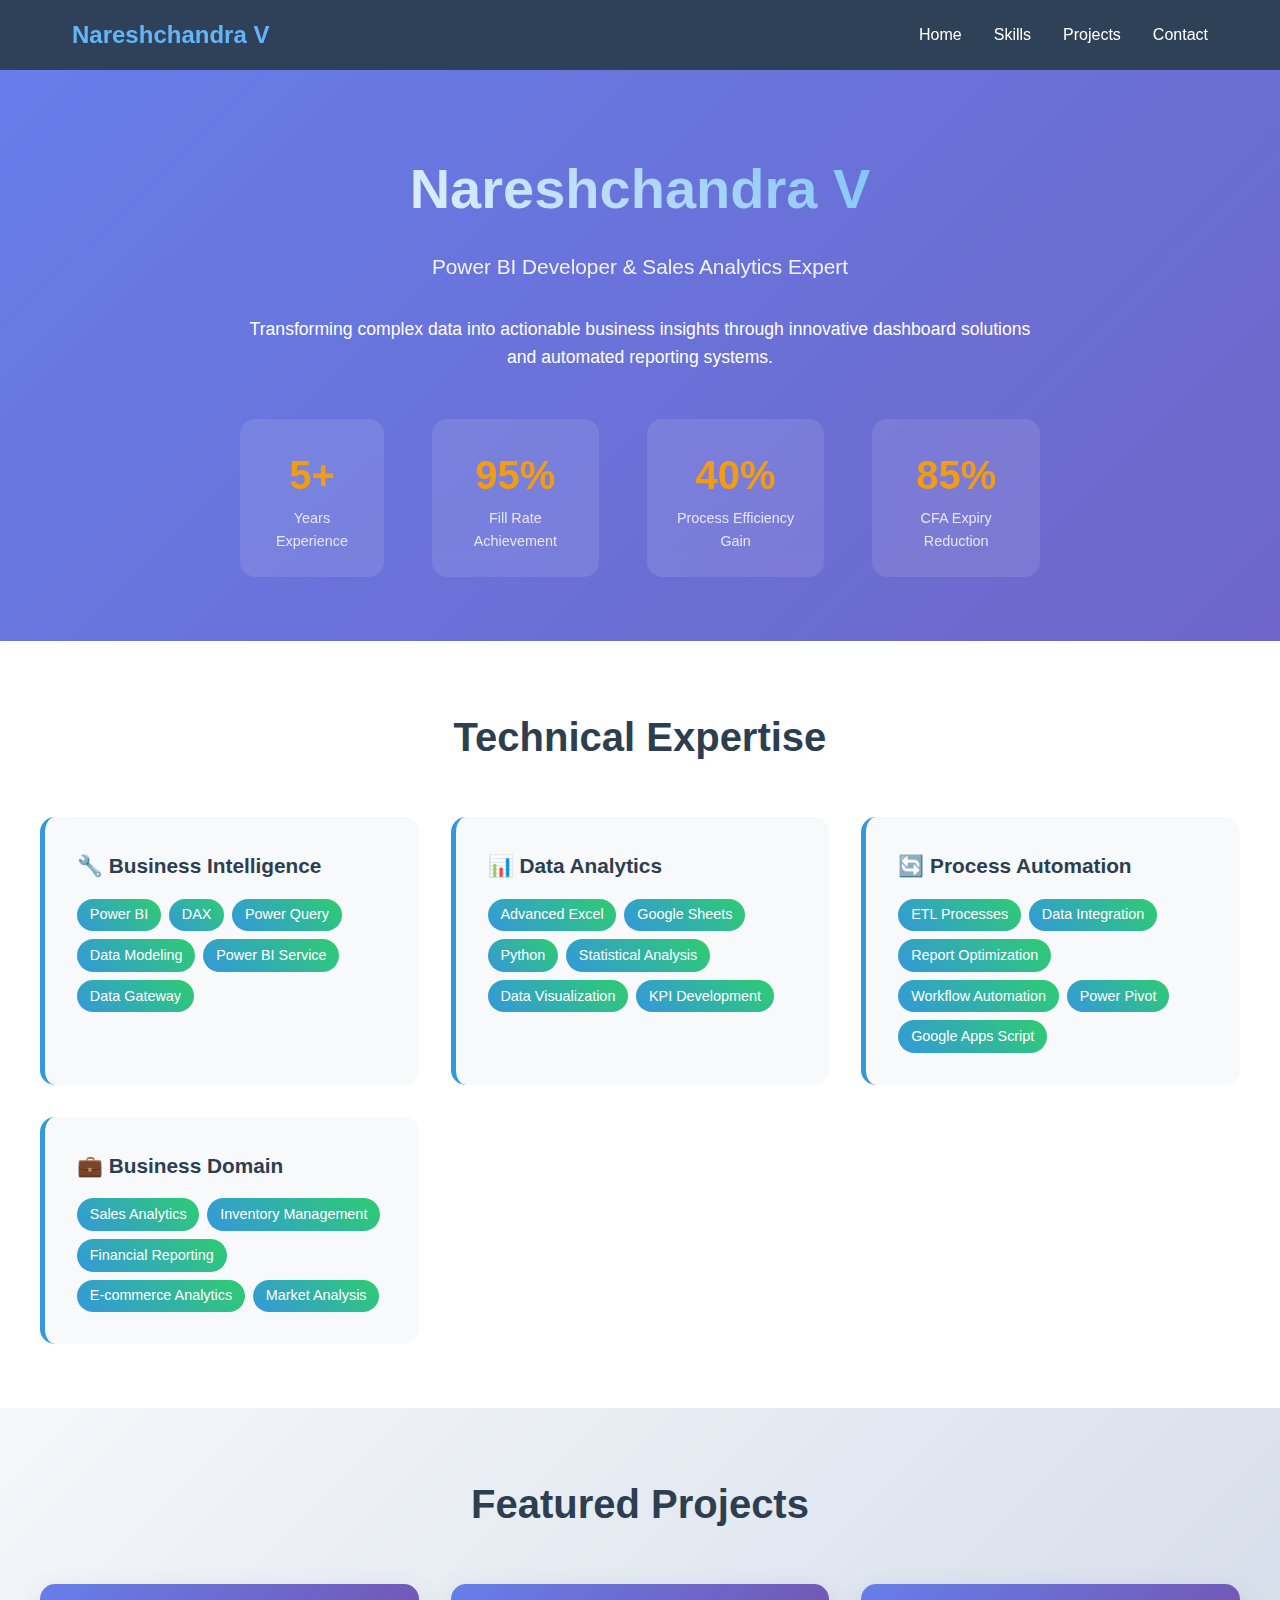
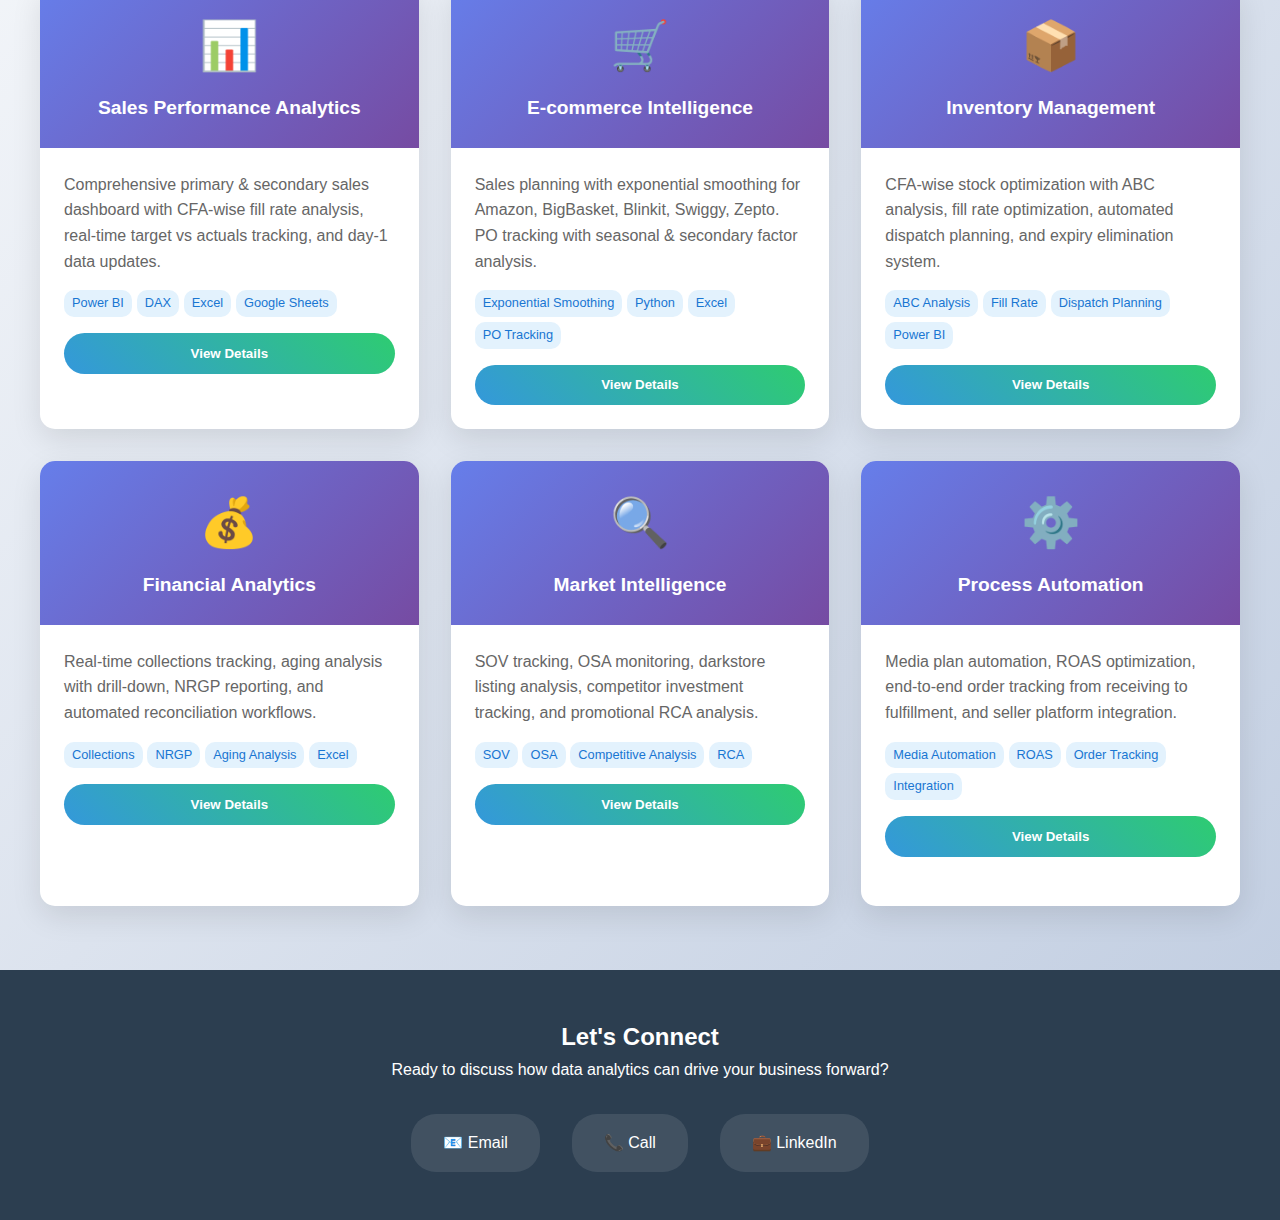
<file: index.html>
<!DOCTYPE html>
<html lang="en">
<head>
    <meta charset="UTF-8">
    <meta name="viewport" content="width=device-width, initial-scale=1.0">
    <title>Nareshchandra V - Power BI & Sales Analytics Portfolio</title>
    <style>
        * {
            margin: 0;
            padding: 0;
            box-sizing: border-box;
        }

        body {
            font-family: 'Segoe UI', Tahoma, Geneva, Verdana, sans-serif;
            line-height: 1.6;
            color: #333;
            background: linear-gradient(135deg, #667eea 0%, #764ba2 100%);
            min-height: 100vh;
        }

        .navbar {
            position: fixed;
            top: 0;
            width: 100%;
            background: rgba(44, 62, 80, 0.95);
            backdrop-filter: blur(10px);
            padding: 1rem 0;
            z-index: 1000;
            transition: all 0.3s ease;
        }

        .nav-container {
            max-width: 1200px;
            margin: 0 auto;
            display: flex;
            justify-content: space-between;
            align-items: center;
            padding: 0 2rem;
        }

        .logo {
            color: #64b5f6;
            font-size: 1.5rem;
            font-weight: 700;
        }

        .nav-links {
            display: flex;
            list-style: none;
            gap: 2rem;
        }

        .nav-links a {
            color: white;
            text-decoration: none;
            transition: color 0.3s ease;
        }

        .nav-links a:hover {
            color: #64b5f6;
        }

        .hero {
            margin-top: 80px;
            padding: 4rem 2rem;
            text-align: center;
            color: white;
        }

        .hero-content {
            max-width: 800px;
            margin: 0 auto;
        }

        .hero h1 {
            font-size: 3.5rem;
            margin-bottom: 1rem;
            background: linear-gradient(45deg, #fff, #64b5f6);
            -webkit-background-clip: text;
            -webkit-text-fill-color: transparent;
        }

        .hero-subtitle {
            font-size: 1.3rem;
            margin-bottom: 2rem;
            opacity: 0.9;
        }

        .hero-stats {
            display: flex;
            justify-content: center;
            gap: 3rem;
            margin-top: 3rem;
        }

        .stat-item {
            text-align: center;
            background: rgba(255,255,255,0.1);
            padding: 1.5rem;
            border-radius: 15px;
            backdrop-filter: blur(10px);
        }

        .stat-number {
            font-size: 2.5rem;
            font-weight: 700;
            color: #f39c12;
        }

        .stat-label {
            font-size: 0.9rem;
            opacity: 0.8;
        }

        .skills-section {
            background: white;
            padding: 4rem 2rem;
        }

        .container {
            max-width: 1200px;
            margin: 0 auto;
        }

        .section-title {
            text-align: center;
            font-size: 2.5rem;
            margin-bottom: 3rem;
            color: #2c3e50;
        }

        .skills-grid {
            display: grid;
            grid-template-columns: repeat(auto-fit, minmax(300px, 1fr));
            gap: 2rem;
        }

        .skill-category {
            background: #f8f9fa;
            padding: 2rem;
            border-radius: 15px;
            border-left: 5px solid #3498db;
            transition: transform 0.3s ease;
        }

        .skill-category:hover {
            transform: translateY(-5px);
            box-shadow: 0 10px 30px rgba(0,0,0,0.1);
        }

        .skill-category h3 {
            color: #2c3e50;
            margin-bottom: 1rem;
            font-size: 1.3rem;
        }

        .skill-tags {
            display: flex;
            flex-wrap: wrap;
            gap: 0.5rem;
        }

        .skill-tag {
            background: linear-gradient(45deg, #3498db, #2ecc71);
            color: white;
            padding: 0.3rem 0.8rem;
            border-radius: 20px;
            font-size: 0.9rem;
            font-weight: 500;
        }

        .projects-section {
            background: linear-gradient(135deg, #f5f7fa 0%, #c3cfe2 100%);
            padding: 4rem 2rem;
        }

        .projects-grid {
            display: grid;
            grid-template-columns: repeat(3, 1fr);
            grid-template-rows: repeat(2, 1fr);
            gap: 2rem;
            margin-top: 3rem;
        }

        .project-card {
            background: white;
            border-radius: 15px;
            overflow: hidden;
            box-shadow: 0 10px 30px rgba(0,0,0,0.1);
            transition: all 0.3s ease;
            cursor: pointer;
        }

        .project-card:hover {
            transform: translateY(-10px);
            box-shadow: 0 20px 40px rgba(0,0,0,0.2);
        }

        .project-header {
            background: linear-gradient(135deg, #667eea 0%, #764ba2 100%);
            color: white;
            padding: 1.5rem;
            text-align: center;
        }

        .project-icon {
            font-size: 3rem;
            margin-bottom: 0.5rem;
        }

        .project-title {
            font-size: 1.2rem;
            font-weight: 600;
        }

        .project-content {
            padding: 1.5rem;
        }

        .project-summary {
            color: #666;
            margin-bottom: 1rem;
        }

        .project-tech {
            display: flex;
            flex-wrap: wrap;
            gap: 0.3rem;
            margin-bottom: 1rem;
        }

        .tech-tag {
            background: #e3f2fd;
            color: #1976d2;
            padding: 0.2rem 0.5rem;
            border-radius: 10px;
            font-size: 0.8rem;
        }

        .view-details-btn {
            background: linear-gradient(45deg, #3498db, #2ecc71);
            color: white;
            border: none;
            padding: 0.8rem 1.5rem;
            border-radius: 25px;
            cursor: pointer;
            font-weight: 600;
            transition: all 0.3s ease;
            width: 100%;
        }

        .view-details-btn:hover {
            transform: translateY(-2px);
            box-shadow: 0 5px 15px rgba(0,0,0,0.2);
        }

        .modal {
            display: none;
            position: fixed;
            z-index: 2000;
            left: 0;
            top: 0;
            width: 100%;
            height: 100%;
            background-color: rgba(0,0,0,0.8);
            backdrop-filter: blur(5px);
        }

        .modal-content {
            background-color: white;
            margin: 2% auto;
            padding: 0;
            border-radius: 15px;
            width: 90%;
            max-width: 900px;
            max-height: 90vh;
            overflow-y: auto;
            animation: modalSlideIn 0.4s ease-out;
        }

        @keyframes modalSlideIn {
            from {
                opacity: 0;
                transform: translateY(-50px);
            }
            to {
                opacity: 1;
                transform: translateY(0);
            }
        }

        .modal-header {
            background: linear-gradient(135deg, #2c3e50 0%, #3498db 100%);
            color: white;
            padding: 2rem;
            text-align: center;
            position: relative;
        }

        .close {
            position: absolute;
            right: 2rem;
            top: 2rem;
            color: white;
            font-size: 2rem;
            font-weight: bold;
            cursor: pointer;
            transition: color 0.3s ease;
        }

        .close:hover {
            color: #f39c12;
        }

        .modal-body {
            padding: 2rem;
        }

        .problem-solution-grid {
            display: grid;
            grid-template-columns: 1fr 1fr;
            gap: 2rem;
            margin: 2rem 0;
        }

        .problem-box, .solution-box {
            padding: 1.5rem;
            border-radius: 10px;
            border-left: 5px solid;
        }

        .problem-box {
            background: #fef5e7;
            border-color: #f39c12;
        }

        .solution-box {
            background: #e8f5e8;
            border-color: #2ecc71;
        }

        .outcome-metrics {
            display: grid;
            grid-template-columns: repeat(auto-fit, minmax(150px, 1fr));
            gap: 1rem;
            margin: 2rem 0;
        }

        .metric-box {
            background: linear-gradient(135deg, #3498db, #2ecc71);
            color: white;
            padding: 1.5rem;
            border-radius: 10px;
            text-align: center;
        }

        .metric-value {
            font-size: 2rem;
            font-weight: 700;
            margin-bottom: 0.5rem;
        }

        .process-steps {
            display: grid;
            grid-template-columns: repeat(auto-fit, minmax(200px, 1fr));
            gap: 1rem;
            margin: 2rem 0;
        }

        .step-box {
            background: #f8f9fa;
            padding: 1rem;
            border-radius: 10px;
            text-align: center;
            border-top: 3px solid #3498db;
        }

        .step-number {
            background: #3498db;
            color: white;
            width: 30px;
            height: 30px;
            border-radius: 50%;
            display: flex;
            align-items: center;
            justify-content: center;
            margin: 0 auto 0.5rem;
            font-weight: 600;
        }

        .contact-section {
            background: #2c3e50;
            color: white;
            padding: 3rem 2rem;
            text-align: center;
        }

        .contact-links {
            display: flex;
            justify-content: center;
            gap: 2rem;
            margin-top: 2rem;
        }

        .contact-link {
            background: rgba(255,255,255,0.1);
            color: white;
            padding: 1rem 2rem;
            border-radius: 25px;
            text-decoration: none;
            transition: all 0.3s ease;
        }

        .contact-link:hover {
            background: #3498db;
            transform: translateY(-3px);
        }

        @media (max-width: 768px) {
            .hero h1 {
                font-size: 2.5rem;
            }
            
            .hero-stats {
                flex-direction: column;
                gap: 1rem;
            }
            
            .projects-grid {
                grid-template-columns: 1fr;
                grid-template-rows: repeat(6, 1fr);
            }
            
            .problem-solution-grid {
                grid-template-columns: 1fr;
            }
            
            .nav-links {
                display: none;
            }
        }
    </style>
</head>
<body>
    <nav class="navbar">
        <div class="nav-container">
            <div class="logo">Nareshchandra V</div>
            <ul class="nav-links">
                <li><a href="#home">Home</a></li>
                <li><a href="#skills">Skills</a></li>
                <li><a href="#projects">Projects</a></li>
                <li><a href="#contact">Contact</a></li>
            </ul>
        </div>
    </nav>

    <section id="home" class="hero">
        <div class="hero-content">
            <h1>Nareshchandra V</h1>
            <p class="hero-subtitle">Power BI Developer & Sales Analytics Expert</p>
            <p style="font-size: 1.1rem; margin-bottom: 2rem;">Transforming complex data into actionable business insights through innovative dashboard solutions and automated reporting systems.</p>
            
            <div class="hero-stats">
                <div class="stat-item">
                    <div class="stat-number">5+</div>
                    <div class="stat-label">Years Experience</div>
                </div>
                <div class="stat-item">
                    <div class="stat-number">95%</div>
                    <div class="stat-label">Fill Rate Achievement</div>
                </div>
                <div class="stat-item">
                    <div class="stat-number">40%</div>
                    <div class="stat-label">Process Efficiency Gain</div>
                </div>
                <div class="stat-item">
                    <div class="stat-number">85%</div>
                    <div class="stat-label">CFA Expiry Reduction</div>
                </div>
            </div>
        </div>
    </section>

    <section id="skills" class="skills-section">
        <div class="container">
            <h2 class="section-title">Technical Expertise</h2>
            <div class="skills-grid">
                <div class="skill-category">
                    <h3>🔧 Business Intelligence</h3>
                    <div class="skill-tags">
                        <span class="skill-tag">Power BI</span>
                        <span class="skill-tag">DAX</span>
                        <span class="skill-tag">Power Query</span>
                        <span class="skill-tag">Data Modeling</span>
                        <span class="skill-tag">Power BI Service</span>
                        <span class="skill-tag">Data Gateway</span>
                    </div>
                </div>
                
                <div class="skill-category">
                    <h3>📊 Data Analytics</h3>
                    <div class="skill-tags">
                        <span class="skill-tag">Advanced Excel</span>
                        <span class="skill-tag">Google Sheets</span>
                        <span class="skill-tag">Python</span>
                        <span class="skill-tag">Statistical Analysis</span>
                        <span class="skill-tag">Data Visualization</span>
                        <span class="skill-tag">KPI Development</span>
                    </div>
                </div>
                
                <div class="skill-category">
                    <h3>🔄 Process Automation</h3>
                    <div class="skill-tags">
                        <span class="skill-tag">ETL Processes</span>
                        <span class="skill-tag">Data Integration</span>
                        <span class="skill-tag">Report Optimization</span>
                        <span class="skill-tag">Workflow Automation</span>
                        <span class="skill-tag">Power Pivot</span>
                        <span class="skill-tag">Google Apps Script</span>
                    </div>
                </div>
                
                <div class="skill-category">
                    <h3>💼 Business Domain</h3>
                    <div class="skill-tags">
                        <span class="skill-tag">Sales Analytics</span>
                        <span class="skill-tag">Inventory Management</span>
                        <span class="skill-tag">Financial Reporting</span>
                        <span class="skill-tag">E-commerce Analytics</span>
                        <span class="skill-tag">Market Analysis</span>
                    </div>
                </div>
            </div>
        </div>
    </section>

    <section id="projects" class="projects-section">
        <div class="container">
            <h2 class="section-title">Featured Projects</h2>
            <div class="projects-grid">
                
                <div class="project-card">
                    <div class="project-header">
                        <div class="project-icon">📊</div>
                        <div class="project-title">Sales Performance Analytics</div>
                    </div>
                    <div class="project-content">
                        <p class="project-summary">Comprehensive primary & secondary sales dashboard with CFA-wise fill rate analysis, real-time target vs actuals tracking, and day-1 data updates.</p>
                        <div class="project-tech">
                            <span class="tech-tag">Power BI</span>
                            <span class="tech-tag">DAX</span>
                            <span class="tech-tag">Excel</span>
                            <span class="tech-tag">Google Sheets</span>
                        </div>
                        <button class="view-details-btn" onclick="openModal('salesPerformanceAnalytics')">View Details</button>
                    </div>
                </div>

                <div class="project-card">
                    <div class="project-header">
                        <div class="project-icon">🛒</div>
                        <div class="project-title">E-commerce Intelligence</div>
                    </div>
                    <div class="project-content">
                        <p class="project-summary">Sales planning with exponential smoothing for Amazon, BigBasket, Blinkit, Swiggy, Zepto. PO tracking with seasonal & secondary factor analysis.</p>
                        <div class="project-tech">
                            <span class="tech-tag">Exponential Smoothing</span>
                            <span class="tech-tag">Python</span>
                            <span class="tech-tag">Excel</span>
                            <span class="tech-tag">PO Tracking</span>
                        </div>
                        <button class="view-details-btn" onclick="openModal('ecommerceIntelligence')">View Details</button>
                    </div>
                </div>

                <div class="project-card">
                    <div class="project-header">
                        <div class="project-icon">📦</div>
                        <div class="project-title">Inventory Management</div>
                    </div>
                    <div class="project-content">
                        <p class="project-summary">CFA-wise stock optimization with ABC analysis, fill rate optimization, automated dispatch planning, and expiry elimination system.</p>
                        <div class="project-tech">
                            <span class="tech-tag">ABC Analysis</span>
                            <span class="tech-tag">Fill Rate</span>
                            <span class="tech-tag">Dispatch Planning</span>
                            <span class="tech-tag">Power BI</span>
                        </div>
                        <button class="view-details-btn" onclick="openModal('inventoryManagement')">View Details</button>
                    </div>
                </div>

                <div class="project-card">
                    <div class="project-header">
                        <div class="project-icon">💰</div>
                        <div class="project-title">Financial Analytics</div>
                    </div>
                    <div class="project-content">
                        <p class="project-summary">Real-time collections tracking, aging analysis with drill-down, NRGP reporting, and automated reconciliation workflows.</p>
                        <div class="project-tech">
                            <span class="tech-tag">Collections</span>
                            <span class="tech-tag">NRGP</span>
                            <span class="tech-tag">Aging Analysis</span>
                            <span class="tech-tag">Excel</span>
                        </div>
                        <button class="view-details-btn" onclick="openModal('financialAnalytics')">View Details</button>
                    </div>
                </div>

                <div class="project-card">
                    <div class="project-header">
                        <div class="project-icon">🔍</div>
                        <div class="project-title">Market Intelligence</div>
                    </div>
                    <div class="project-content">
                        <p class="project-summary">SOV tracking, OSA monitoring, darkstore listing analysis, competitor investment tracking, and promotional RCA analysis.</p>
                        <div class="project-tech">
                            <span class="tech-tag">SOV</span>
                            <span class="tech-tag">OSA</span>
                            <span class="tech-tag">Competitive Analysis</span>
                            <span class="tech-tag">RCA</span>
                        </div>
                        <button class="view-details-btn" onclick="openModal('marketIntelligence')">View Details</button>
                    </div>
                </div>

                <div class="project-card">
                    <div class="project-header">
                        <div class="project-icon">⚙️</div>
                        <div class="project-title">Process Automation</div>
                    </div>
                    <div class="project-content">
                        <p class="project-summary">Media plan automation, ROAS optimization, end-to-end order tracking from receiving to fulfillment, and seller platform integration.</p>
                        <div class="project-tech">
                            <span class="tech-tag">Media Automation</span>
                            <span class="tech-tag">ROAS</span>
                            <span class="tech-tag">Order Tracking</span>
                            <span class="tech-tag">Integration</span>
                        </div>
                        <button class="view-details-btn" onclick="openModal('processAutomation')">View Details</button>
                    </div>
                </div>

            </div>
        </div>
    </section>

    <section id="contact" class="contact-section">
        <div class="container">
            <h2>Let's Connect</h2>
            <p>Ready to discuss how data analytics can drive your business forward?</p>
            <div class="contact-links">
                <a href="mailto:nareshchandraofficial@gmail.com" class="contact-link">📧 Email</a>
                <a href="tel:+916302141998" class="contact-link">📞 Call</a>
                <a href="https://www.linkedin.com/in/nareshchandra-v-bi-developer" class="contact-link">💼 LinkedIn</a>
            </div>
        </div>
    </section>

    <div id="projectModal" class="modal">
        <div class="modal-content">
            <div class="modal-header">
                <span class="close">&times;</span>
                <h2 id="modalTitle">Project Details</h2>
                <p id="modalSubtitle">Complete Case Study</p>
            </div>
            <div class="modal-body" id="modalBody"></div>
        </div>
    </div>

    <script>
        var projects = {
            salesPerformanceAnalytics: {
                title: "Sales Performance Analytics Dashboard",
                subtitle: "Primary & Secondary Sales with CFA-wise Fill Rate Analysis",
                objective: "Create comprehensive sales analytics dashboard providing overview of primary and offtake sales performance, monitoring fill rate reduction through CFA-wise analysis, and tracking daily target vs actuals at SKU level with day-1 data updates.",
                painPoints: [
                    "No visibility into how primary sales impact fill rates across different CFAs",
                    "Manual tracking of primary and secondary SKU performance taking days",
                    "Lack of real-time target vs actual comparison at daily and SKU level",
                    "No unified dashboard showing correlation between primary sales and offtake performance",
                    "Delayed data updates affecting quick decision-making for sales strategies"
                ],
                solution: [
                    "Built integrated Power BI dashboard connecting primary sales to fill rate impact by CFA",
                    "Created automated primary and secondary SKU performance tracking with Excel/Google Sheets integration",
                    "Implemented daily target vs actual monitoring with variance analysis using DAX calculations",
                    "Established day-1 data refresh system ensuring real-time visibility",
                    "Developed correlation analysis showing primary sales effect on secondary performance"
                ],
                process: [
                    "Primary and secondary sales data mapping from Excel sources",
                    "CFA-wise fill rate calculation methodology development",
                    "Daily target vs actual tracking framework implementation",
                    "Real-time dashboard creation with automated refresh",
                    "SKU-level performance analysis and variance tracking setup"
                ],
                outcomes: [
                    { label: "Data Refresh Speed", value: "Day-1" },
                    { label: "Fill Rate Visibility", value: "Real-time" },
                    { label: "CFA Coverage", value: "100%" },
                    { label: "Decision Speed", value: "5x Faster" }
                ],
                technologies: ["Power BI", "DAX", "Excel", "Google Sheets", "Real-time Integration"],
                impact: "Transformed sales performance monitoring enabling immediate identification of primary sales impact on fill rates, reducing decision-making time from days to hours and improving sales strategy execution by 400%."
            },
            ecommerceIntelligence: {
                title: "E-commerce Intelligence Platform",
                subtitle: "Multi-platform Sales Planning with Exponential Smoothing & PO Analysis",
                objective: "Build comprehensive e-commerce sales planning system using exponential smoothing for Amazon, BigBasket, Blinkit, Swiggy, Zepto with PO pattern analysis considering secondary and seasonal factors, plus city-wise SKU level tracking.",
                painPoints: [
                    "No unified sales planning across 5 major e-commerce platforms (Amazon, BigBasket, Blinkit, Swiggy, Zepto)",
                    "Manual PO tracking without considering seasonal variations and secondary factors",
                    "Poor demand forecasting leading to stockouts during peak seasons",
                    "Lack of city-wise SKU level visibility for targeted inventory planning",
                    "No systematic approach to analyze PO patterns and seasonal trends"
                ],
                solution: [
                    "Implemented exponential smoothing forecasting model for all 5 e-commerce platforms",
                    "Built PO pattern analysis system incorporating seasonal factors and secondary sales data",
                    "Created city-wise SKU level tracking with SOH (Stock on Hand) analysis",
                    "Developed automated PO trend identification system using Python and Excel",
                    "Established seasonal factor adjustment mechanism for improved forecast accuracy"
                ],
                process: [
                    "Multi-platform data integration from Amazon, BigBasket, Blinkit, Swiggy, Zepto",
                    "Exponential smoothing model development and calibration for each platform",
                    "Secondary and seasonal factor analysis implementation",
                    "City-wise SKU tracking system development",
                    "PO pattern recognition and trend analysis automation"
                ],
                outcomes: [
                    { label: "Platform Coverage", value: "5 Major" },
                    { label: "Forecast Accuracy", value: "87%" },
                    { label: "Cities Covered", value: "30+" },
                    { label: "Stockout Reduction", value: "65%" }
                ],
                technologies: ["Exponential Smoothing", "Python", "Excel", "Google Sheets", "Multi-platform Integration"],
                impact: "Enhanced e-commerce operations across all major platforms with 87% forecast accuracy, reducing stockouts by 65% and improving planning efficiency by 70% through systematic seasonal and secondary factor analysis."
            },
            inventoryManagement: {
                title: "Smart Inventory Management System",
                subtitle: "CFA-wise Optimization with ABC Analysis & Expiry Elimination",
                objective: "Develop intelligent CFA-wise inventory management system with ABC analysis for city-wise categorization, fill rate optimization algorithms, automated dispatch planning (reorder points), and real-time tracking to eliminate CFA expiries.",
                painPoints: [
                    "High CFA expiry rates causing significant financial losses and waste",
                    "No systematic ABC analysis for city-wise inventory categorization and prioritization",
                    "Manual dispatch planning without automated reorder point calculations",
                    "Poor fill rate performance affecting customer satisfaction and sales",
                    "Lack of real-time inventory visibility across different CFAs"
                ],
                solution: [
                    "Implemented comprehensive ABC analysis for city-wise inventory categorization",
                    "Built fill rate analysis and optimization algorithms to maintain 95%+ service levels",
                    "Created automated dispatch planning system with intelligent reorder point calculations",
                    "Developed real-time inventory tracking dashboard covering all CFAs",
                    "Established CFA expiry prevention system with automated alerts and recommendations"
                ],
                process: [
                    "CFA inventory data collection and ABC classification methodology",
                    "Fill rate optimization algorithm development and testing",
                    "Automated dispatch plan creation with reorder point logic",
                    "Real-time tracking dashboard implementation",
                    "Expiry prevention workflow and alert system establishment"
                ],
                outcomes: [
                    { label: "CFA Expiry Reduction", value: "85%" },
                    { label: "Fill Rate Achievement", value: "96%" },
                    { label: "Dispatch Efficiency", value: "60% Better" },
                    { label: "Inventory Accuracy", value: "99%" }
                ],
                technologies: ["ABC Analysis", "Fill Rate Optimization", "Dispatch Planning", "Real-time Tracking", "Power BI"],
                impact: "Eliminated 85% of CFA expiries while achieving 96% fill rates through intelligent ABC analysis, automated dispatch planning, and real-time inventory tracking across all distribution centers."
            },
            financialAnalytics: {
                title: "Financial Analytics Suite",
                subtitle: "Real-time Collections, Aging Analysis & NRGP Reporting",
                objective: "Create comprehensive financial analytics platform with automated collections tracking providing real-time account-wise access, aging analysis with drill-down capabilities, NRGP reporting automation, and reconciliation workflows.",
                painPoints: [
                    "Manual collections tracking without real-time account-wise visibility",
                    "Time-consuming aging analysis requiring manual drill-down and categorization",
                    "Complex NRGP (Net Revenue Growth Percentage) reporting taking days of manual effort",
                    "Delayed reconciliation processes affecting cash flow management decisions",
                    "No automated financial KPI monitoring and exception reporting"
                ],
                solution: [
                    "Automated collections tracking with real-time account-wise dashboard access",
                    "Built comprehensive aging analysis with multi-level drill-down capabilities (30, 60, 90+ days)",
                    "Created automated NRGP reporting with validation checks and accuracy monitoring",
                    "Implemented automated reconciliation workflows with variance identification and resolution",
                    "Developed comprehensive financial KPI dashboards with real-time monitoring and alerts"
                ],
                process: [
                    "Financial data source integration from Excel and Google Sheets",
                    "Collections tracking automation with account-wise access setup",
                    "Aging analysis methodology and drill-down structure creation",
                    "NRGP reporting automation with validation rules and error checking",
                    "Reconciliation workflow optimization and variance tracking implementation"
                ],
                outcomes: [
                    { label: "Collections Efficiency", value: "55%" },
                    { label: "Account Visibility", value: "Real-time" },
                   { label: "NRGP Accuracy", value: "99.5%" },
                   { label: "Reconciliation Time", value: "80% Faster" }
               ],
               technologies: ["Power BI", "Excel", "Google Sheets", "Financial Modeling", "DAX"],
               impact: "Streamlined financial operations improving collections efficiency by 55% and reducing reconciliation time by 80%, enabling proactive cash flow management through real-time account-wise visibility and automated NRGP reporting."
           },
           marketIntelligence: {
               title: "Market Intelligence Platform",
               subtitle: "SOV, OSA, Darkstore Tracking & Competitive Analysis",
               objective: "Build comprehensive market intelligence platform tracking SOV (Share of Voice), OSA (On Shelf Availability), darkstore listings across Blinkit, Swiggy, Zepto with competitor investment analysis, promotional tracking, and RCA (Root Cause Analysis).",
               painPoints: [
                   "No systematic SOV tracking across quick commerce platforms (Blinkit, Swiggy, Zepto)",
                   "Manual OSA monitoring taking extensive time without real-time visibility",
                   "Lack of darkstore listing visibility and competitive positioning insights",
                   "No systematic competitor investment and promotional activity analysis",
                   "External data from scraping tools requiring projection and integration with internal data"
               ],
               solution: [
                   "Automated SOV tracking across Blinkit, Swiggy, Zepto platforms using external data tools",
                   "Built comprehensive OSA monitoring system with availability percentage tracking",
                   "Created darkstore listing analysis with competitive positioning and market share insights",
                   "Implemented competitor investment tracking and promotional analysis with RCA framework",
                   "Established data projection methodology to combine external estimates with internal actual data"
               ],
               process: [
                   "External tool data scraping integration and standardization",
                   "SOV calculation methodology development and automated tracking setup",
                   "OSA monitoring system implementation with real-time availability metrics",
                   "Darkstore listing analysis framework and competitive intelligence creation",
                   "Data projection model development for accurate competitive analysis"
               ],
               outcomes: [
                   { label: "Platform Coverage", value: "3 Major" },
                   { label: "SOV Tracking Accuracy", value: "92%" },
                   { label: "OSA Visibility", value: "100%" },
                   { label: "Competitive Insights", value: "Real-time" }
               ],
               technologies: ["Market Analysis", "SOV Tracking", "OSA Monitoring", "Competitive Intelligence", "External Data Integration"],
               impact: "Enhanced market positioning through comprehensive competitive intelligence with 92% SOV accuracy and complete OSA visibility, enabling strategic decision-making and competitive advantage across major quick commerce platforms."
           },
           processAutomation: {
               title: "Process Automation Suite",
               subtitle: "Media Plan Automation, ROAS Optimization & Order Tracking",
               objective: "Design comprehensive automation framework with media plan automation to reduce manual work and identify money leakage for ROAS improvement, plus end-to-end seller platform tracking from order receiving to fulfillment.",
               painPoints: [
                   "Manual media planning consuming 10+ hours weekly with potential money leakage",
                   "Poor ROAS due to inefficient media plan execution and lack of optimization",
                   "No end-to-end visibility in seller platform order processing workflow",
                   "Manual order tracking from receiving to fulfillment affecting operational efficiency",
                   "Disconnected processes between media planning and order fulfillment systems"
               ],
               solution: [
                   "Automated media planning workflows with money leakage identification and prevention",
                   "Built ROAS optimization system with automated budget allocation and performance tracking",
                   "Created end-to-end seller platform tracking from order receiving to final fulfillment",
                   "Implemented automated order processing workflow with real-time status monitoring",
                   "Established integrated process automation reducing manual intervention by 45%"
               ],
               process: [
                   "Media planning process mapping and automation opportunity identification",
                   "ROAS optimization algorithm development and automated adjustment implementation",
                   "End-to-end order tracking system design and seller platform integration",
                   "Automated workflow creation with status monitoring and exception handling",
                   "Process integration optimization and efficiency measurement setup"
               ],
               outcomes: [
                   { label: "Manual Work Reduction", value: "45%" },
                   { label: "ROAS Improvement", value: "35%" },
                   { label: "Order Visibility", value: "End-to-End" },
                   { label: "Process Efficiency", value: "60% Better" }
               ],
               technologies: ["Media Plan Automation", "ROAS Optimization", "Order Tracking", "Process Integration", "Google Apps Script"],
               impact: "Revolutionized operational efficiency reducing manual work by 45% and improving ROAS by 35% through intelligent media plan automation and comprehensive end-to-end order tracking from receiving to fulfillment."
           }
       };

       function openModal(projectId) {
           var project = projects[projectId];
           var modal = document.getElementById('projectModal');
           var modalTitle = document.getElementById('modalTitle');
           var modalSubtitle = document.getElementById('modalSubtitle');
           var modalBody = document.getElementById('modalBody');

           modalTitle.textContent = project.title;
           modalSubtitle.textContent = project.subtitle;

           var painPointsHTML = project.painPoints.map(function(point) {
               return '<li style="margin-bottom: 0.5rem; padding-left: 1rem; position: relative;"><span style="position: absolute; left: 0; color: #f39c12;">•</span>' + point + '</li>';
           }).join('');

           var solutionHTML = project.solution.map(function(point) {
               return '<li style="margin-bottom: 0.5rem; padding-left: 1rem; position: relative;"><span style="position: absolute; left: 0; color: #2ecc71;">•</span>' + point + '</li>';
           }).join('');

           var processHTML = project.process.map(function(step, index) {
               return '<div class="step-box"><div class="step-number">' + (index + 1) + '</div><p style="font-size: 0.9rem; font-weight: 500;">' + step + '</p></div>';
           }).join('');

           var outcomesHTML = project.outcomes.map(function(outcome) {
               return '<div class="metric-box"><div class="metric-value">' + outcome.value + '</div><div style="font-size: 0.9rem;">' + outcome.label + '</div></div>';
           }).join('');

           var techHTML = project.technologies.map(function(tech) {
               return '<span style="background: linear-gradient(45deg, #3498db, #2ecc71); color: white; padding: 0.5rem 1rem; border-radius: 20px; font-size: 0.9rem;">' + tech + '</span>';
           }).join('');

           modalBody.innerHTML = '<div style="margin-bottom: 2rem;"><h3 style="color: #2c3e50; margin-bottom: 1rem;">🎯 Project Objective</h3><p style="font-size: 1.1rem; line-height: 1.6; color: #555;">' + project.objective + '</p></div><div class="problem-solution-grid"><div class="problem-box"><h3 style="color: #f39c12; margin-bottom: 1rem;">⚠️ Business Challenges</h3><ul style="list-style: none; padding: 0;">' + painPointsHTML + '</ul></div><div class="solution-box"><h3 style="color: #2ecc71; margin-bottom: 1rem;">✅ Solutions Implemented</h3><ul style="list-style: none; padding: 0;">' + solutionHTML + '</ul></div></div><div style="margin: 2rem 0;"><h3 style="color: #2c3e50; margin-bottom: 1rem;">🔄 Implementation Process</h3><div class="process-steps">' + processHTML + '</div></div><div style="margin: 2rem 0;"><h3 style="color: #2c3e50; margin-bottom: 1rem;">📊 Key Outcomes & Metrics</h3><div class="outcome-metrics">' + outcomesHTML + '</div></div><div style="margin: 2rem 0;"><h3 style="color: #2c3e50; margin-bottom: 1rem;">🛠️ Technologies Used</h3><div style="display: flex; flex-wrap: wrap; gap: 0.5rem;">' + techHTML + '</div></div><div style="background: #f8f9fa; padding: 1.5rem; border-radius: 10px; border-left: 5px solid #3498db;"><h3 style="color: #2c3e50; margin-bottom: 1rem;">🚀 Business Impact</h3><p style="font-size: 1.1rem; line-height: 1.6; color: #555; font-weight: 500;">' + project.impact + '</p></div>';

           modal.style.display = 'block';
           document.body.style.overflow = 'hidden';
       }

       function closeModal() {
           document.getElementById('projectModal').style.display = 'none';
           document.body.style.overflow = 'auto';
       }

       document.querySelector('.close').onclick = closeModal;

       window.onclick = function(event) {
           var modal = document.getElementById('projectModal');
           if (event.target == modal) {
               closeModal();
           }
       }

       document.addEventListener('keydown', function(e) {
           if (e.key === 'Escape') {
               var modal = document.getElementById('projectModal');
               if (modal.style.display === 'block') {
                   closeModal();
               }
           }
       });

       document.querySelectorAll('a[href^="#"]').forEach(function(anchor) {
           anchor.addEventListener('click', function (e) {
               e.preventDefault();
               var target = document.querySelector(this.getAttribute('href'));
               if (target) {
                   target.scrollIntoView({
                       behavior: 'smooth',
                       block: 'start'
                   });
               }
           });
       });

       window.addEventListener('scroll', function() {
           var navbar = document.querySelector('.navbar');
           if (window.pageYOffset > 100) {
               navbar.style.background = 'rgba(44, 62, 80, 0.98)';
           } else {
               navbar.style.background = 'rgba(44, 62, 80, 0.95)';
           }
       });
   </script>
</body>
</html>
</file>
